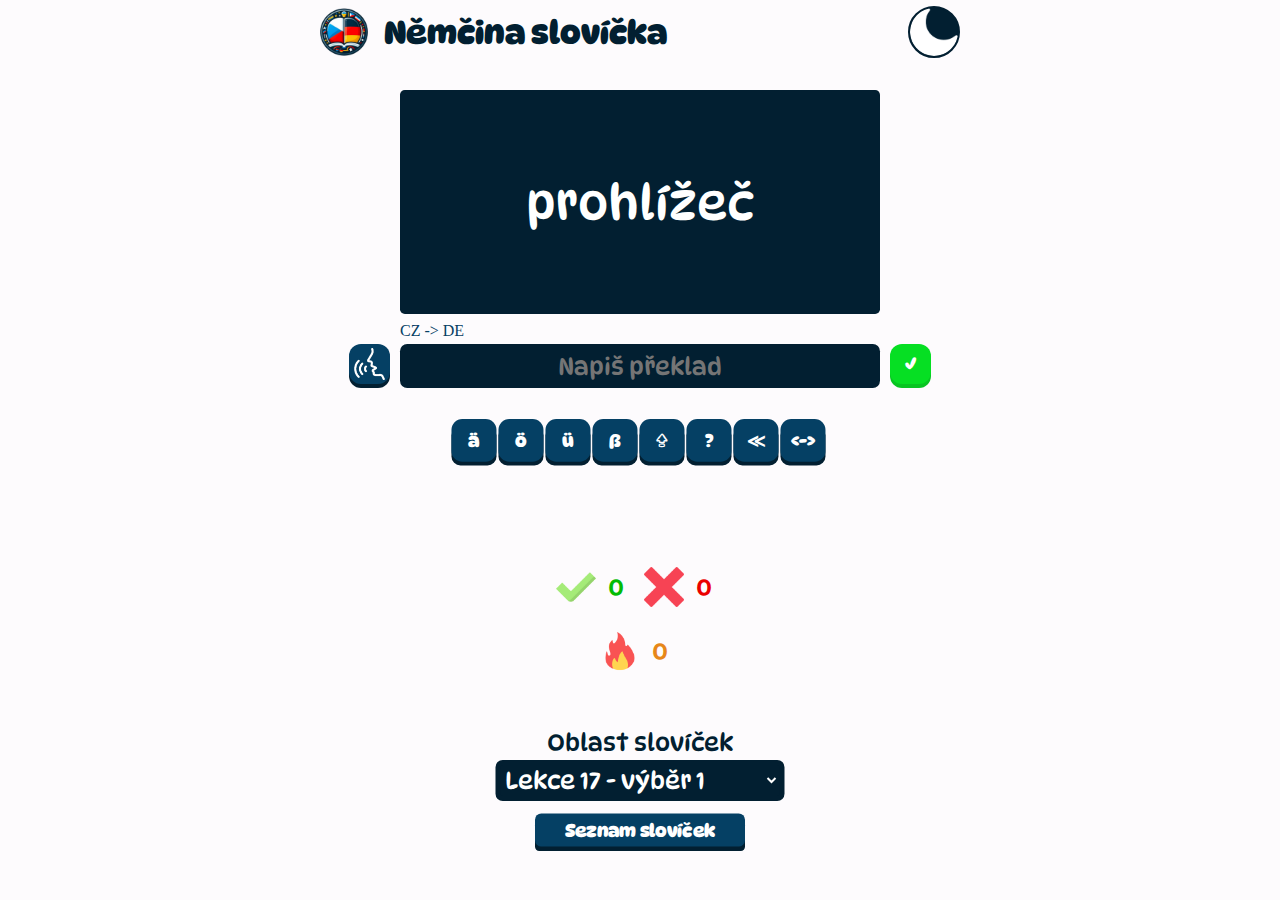
<file: default/default.html>
<!DOCTYPE html>
<html lang="cs">
<head>
    <meta charset="UTF-8">
    <meta name="viewport" content="width=device-width, initial-scale=1.0">
    <link rel="shortcut icon" type="x-icon" href="../images/WebsiteIcon_larger.png">
    <title>Němčina Slovíčka - Standart</title>
    <link rel="stylesheet" href="../nav.css">
    <link rel="stylesheet" href="default.css">
</head>
<body>
    <header>
        <nav>
            <div id="nav-logo">
                <img src="../images/WebsiteIcon_larger.png" alt="">
                <p id="nav-logo-text">Němčina slovíčka</p>
            </div>
            <img id="dark-mode" src="../images/moon.png" alt="">
        </nav>
    </header>

    <section id="main-section">
        <div id="display">
            <p id="display-word">vztah</p>
            <p id="repeat-word">Zopakovat slovo</p>
        </div>
        <div id="input">
            <input id="user-input" placeholder="Napiš překlad" type="text" spellcheck="false" autocomplete="off">
            <button id="submit-answer"></button>
            <button id="tts-button"></button>
            <p id="cur-lang-text">CZ -> DE</p>
        </div>
    </section>

    <section id="helper-section">
        <div id="buttons-holder">
            <button id="a-umlaut-button"></button>
            <button id="o-umlaut-button"></button>
            <button id="u-umlaut-button"></button>
            <button id="sharp-s-button"></button>
            <br>
            <button id="upper-case-button"></button>
            <button id="hint-button"></button>
            <button id="skip-correct-answer-button"></button>
            <button id="flip-words-button"></button>
        </div>
    </section>

    <section id="stats-section">
        <div id="correct-stat">
            <div>
                <img src="../images/Correct.png" alt="">
                <p id="correct">0</p>
            </div>
        </div>
        <div id="incorrect-stat">
            <div>
                <img src="../images/Incorrect.png" alt="">
                <p id="incorrect">0</p>
            </div>
        </div>
        <div id="streak-stat">
            <div>
                <img id="streak-img" src="../images/Streak.png" alt="">
                <p id="streak">0</p>
            </div>
        </div>
    </section>

    <section id="selection-section">
        <p id="words-range-header">Oblast slovíček</p>
        <select name="Oblast slovíček" id="words-range"></select>
        <img src="../images/Correct.png" id="all-words-seen-mark" alt="">
        <button id="words-list-button"></button>
    </section>

    <section id="words-list-preview">
        <h2 id="words-list-header">Seznam slovíček</h2>
        <div id="words-list-basic-data">
            <p id="basic-data"></p>
        </div>
        <div id="words-list-words"></div>
        <button id="words-list-button2"></button>
    </section>

    <script src="../loader/data_saver.js" type="module"></script>
    <script src="../loader/lection_loader.js" type="module"></script>
    <script src="default.js" type="module"></script>
    <script src="../loader/data_fixer.js" type="module"></script>
</body>
</html>
</file>
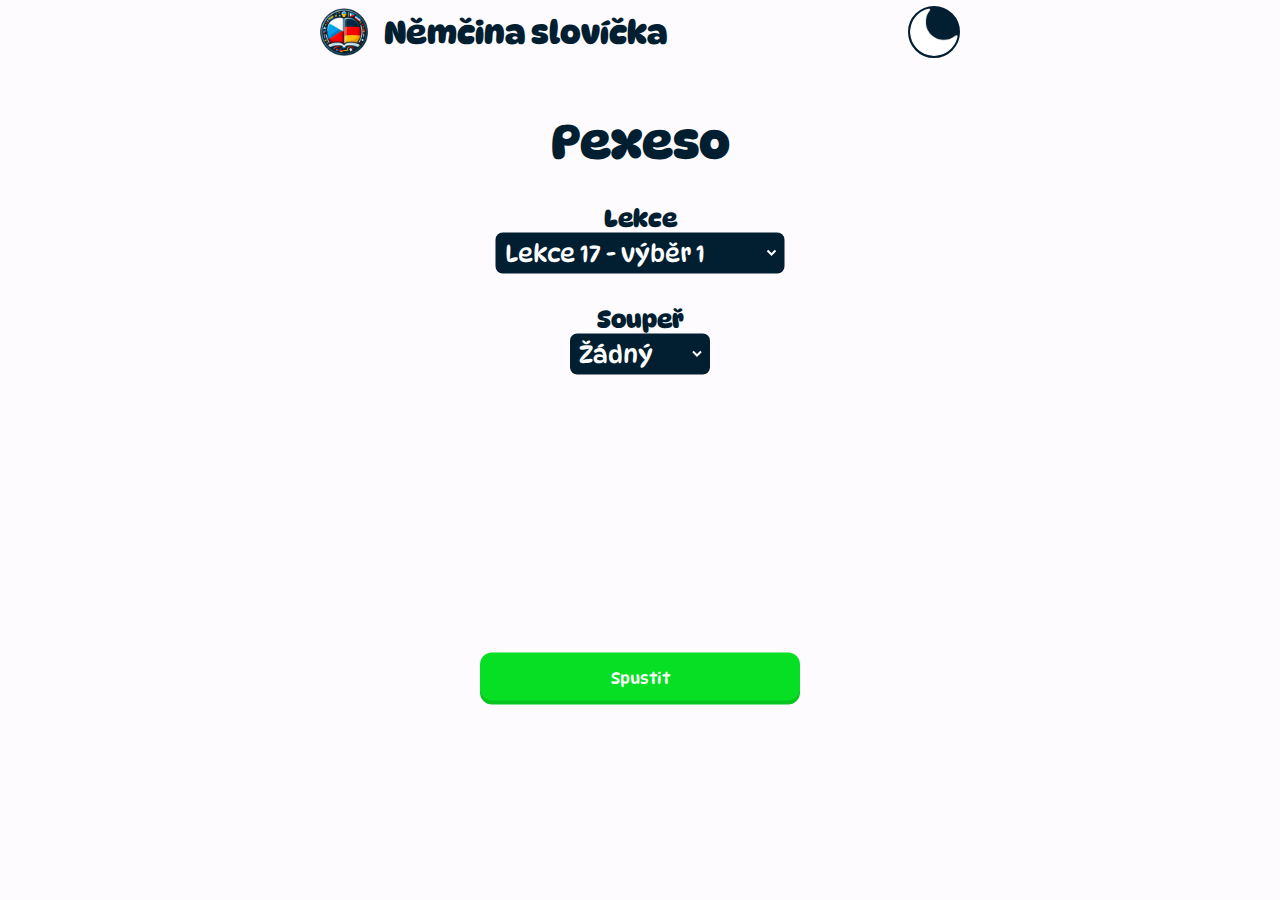
<file: pexeso/pexeso.html>
<!DOCTYPE html>
<html lang="cs">
<head>
    <meta charset="UTF-8">
    <meta name="viewport" content="width=device-width, initial-scale=1.0">
    <link rel="shortcut icon" type="x-icon" href="../images/WebsiteIcon_larger.png">
    <title>Němčina Slovíčka - Pexeso</title>
    <link rel="stylesheet" href="../nav.css">
    <link rel="stylesheet" href="pexeso.css">
</head>
<body>
    <header>
        <nav>
            <div id="nav-logo">
                <img src="../images/WebsiteIcon_larger.png" alt="">
                <p id="nav-logo-text">Němčina slovíčka</p>
            </div>
            <img id="dark-mode" src="../images/moon.png" alt="">
        </nav>
    </header>

    <section id="game">
        <div id="game-start">
            <h1 id="game-start-header">Pexeso</h1>
            <h2 id="pexeso-select-header">Lekce</h2>
            <select name="Lekce" id="pexeso-lection-select"></select>
            <h2 id="pexeso-type-header">Soupeř</h2>
            <select name="Type" id="pexeso-type-select">
                <option value="solo" selected>Žádný</option>
                <option value="computer">Počítač</option>
                <option value="local-multi">Místní 1v1</option>
            </select>
            <button id="start-button"></button>
        </div>
        <div id="game-content">
            <div id="cards"></div>
            <div id="cards-bottom-gap"></div>
        </div>
        <div id="game-score">
            <h1 id="game-score-header">Pexeso</h1>
            <h2 id="results-header">Výsledky</h2>
            <p id="final-game-time">Čas: 0:00</p>
            <p id="final-game-score">Skóre: 0:00</p>
            <button id="menu-button"></button>
        </div>
    </section>

    <div id="background-helper">
        <h1 id="background-helper-header">Pexeso</h1>
        <p id="game-time">Čas: 0:00</p>
        <p id="player-score">Skóre: 0</p>
        <p id="current-player">Na řadě: Hráč</p>
    </div>

    <script src="../structure/random.js" type="module"></script>
    <script src="../loader/lection_loader.js" type="module"></script>
    <script src="../structure/word.js" type="module"></script>
    <script src="pexeso.js" type="module"></script>
</body>
</html>
</file>
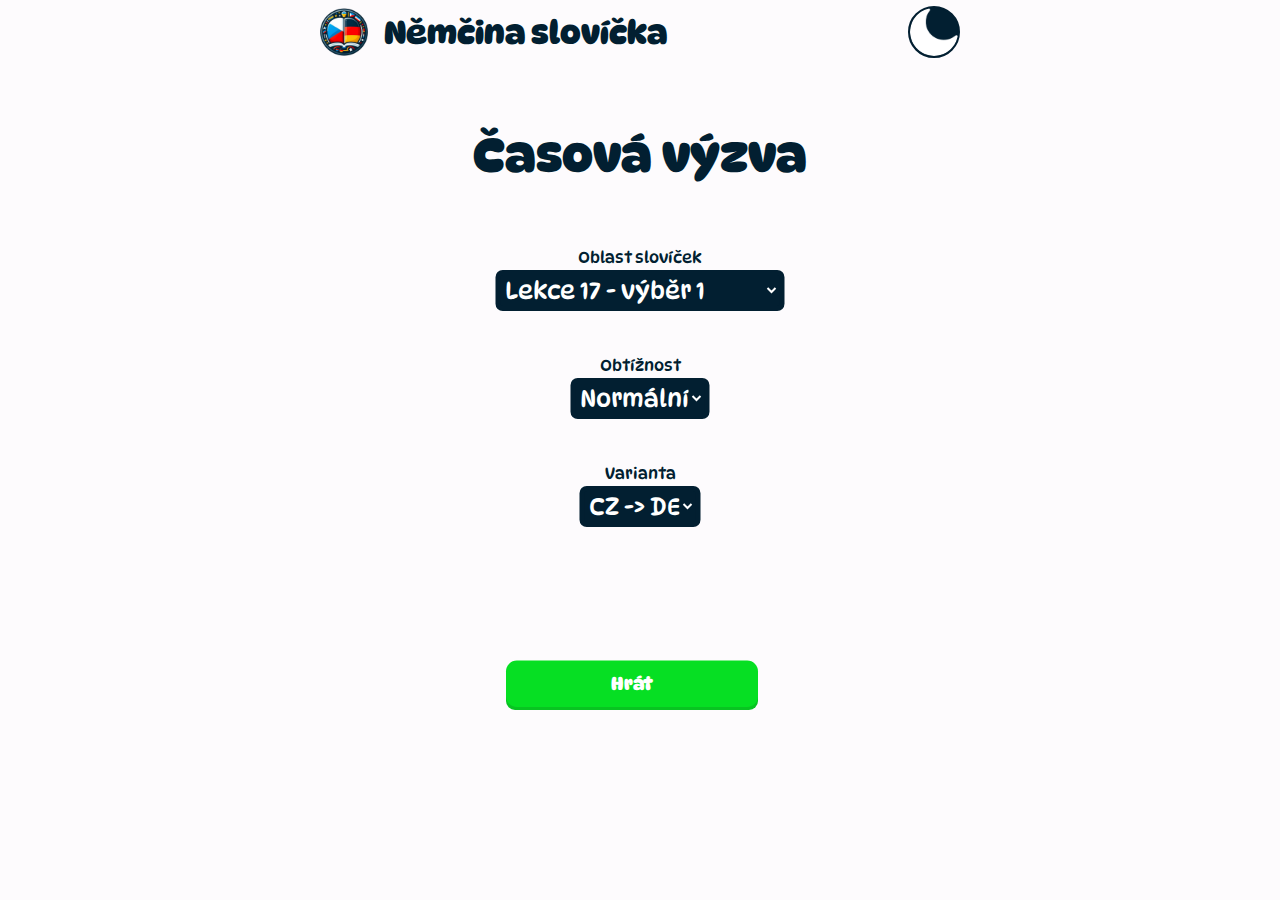
<file: time_challenge/time_challenge.html>
<!DOCTYPE html>
<html lang="cs">
<head>
    <meta charset="UTF-8">
    <meta name="viewport" content="width=device-width, initial-scale=1.0">
    <link rel="shortcut icon" type="x-icon" href="../images/WebsiteIcon_larger.png">
    <title>Němčina Slovíčka - Časová výzva</title>
    <link rel="stylesheet" href="../nav.css">
    <link rel="stylesheet" href="time_challenge.css">
</head>
<body>
    <header>
        <nav>
            <div id="nav-logo">
                <img src="../images/WebsiteIcon_larger.png" alt="">
                <p id="nav-logo-text">Němčina slovíčka</p>
            </div>
            <img id="dark-mode" src="../images/moon.png" alt="">
        </nav>
    </header>

    <section id="main-section">
        <div class="round-element">
            <p id="display-word">vzhled</p>
        </div>

        <div class="round-element">
            <input placeholder="Napiš překlad" type="text" spellcheck="false" autocomplete="off" id="user-input">
        </div>

        <div class="round-element" id="buttons-holder">
            <button id="a-umlaut-button"></button>
            <button id="o-umlaut-button"></button>
            <button id="u-umlaut-button"></button>
            <button id="sharp-s-button"></button>
            <button id="upper-case-button"></button>
        </div>

        <div class="round-element">
            <div id="time-bar"></div>
            <div id="time-bar-decor"></div>
        </div>

        <h1 class="menu-element" id="main-section-header">Časová výzva</h1>

        <p class="menu-element" id="words-range-header">Oblast slovíček</p>
        <select class="menu-element" name="Oblast slovíček" id="words-range"></select>

        <p class="menu-element" id="difficulty-range-header">Obtížnost</p>
        <select class="menu-element" name="Obtížnost" id="difficulty-range">
            <option value="easy">Snadná</option>
            <option value="normal" selected>Normální</option>
            <option value="hard">Těžká</option>
            <option value="insane">Šílená</option>
        </select>

        <p class="menu-element" id="variant-range-header">Varianta</p>
        <select class="menu-element" name="Varianta" id="variant-range"></select>

        <button class="menu-element" id="play-button"></button>

        <h1 class="result-element" id="result-header">Výsledky</h1>

        <p class="result-element" id="result">Počet zodpovězených slov: 5</p>

        <button class="result-element" id="back-button"></button>
    </section>

    <script src="time_challenge.js" type="module"></script>
</body>
</html>
</file>
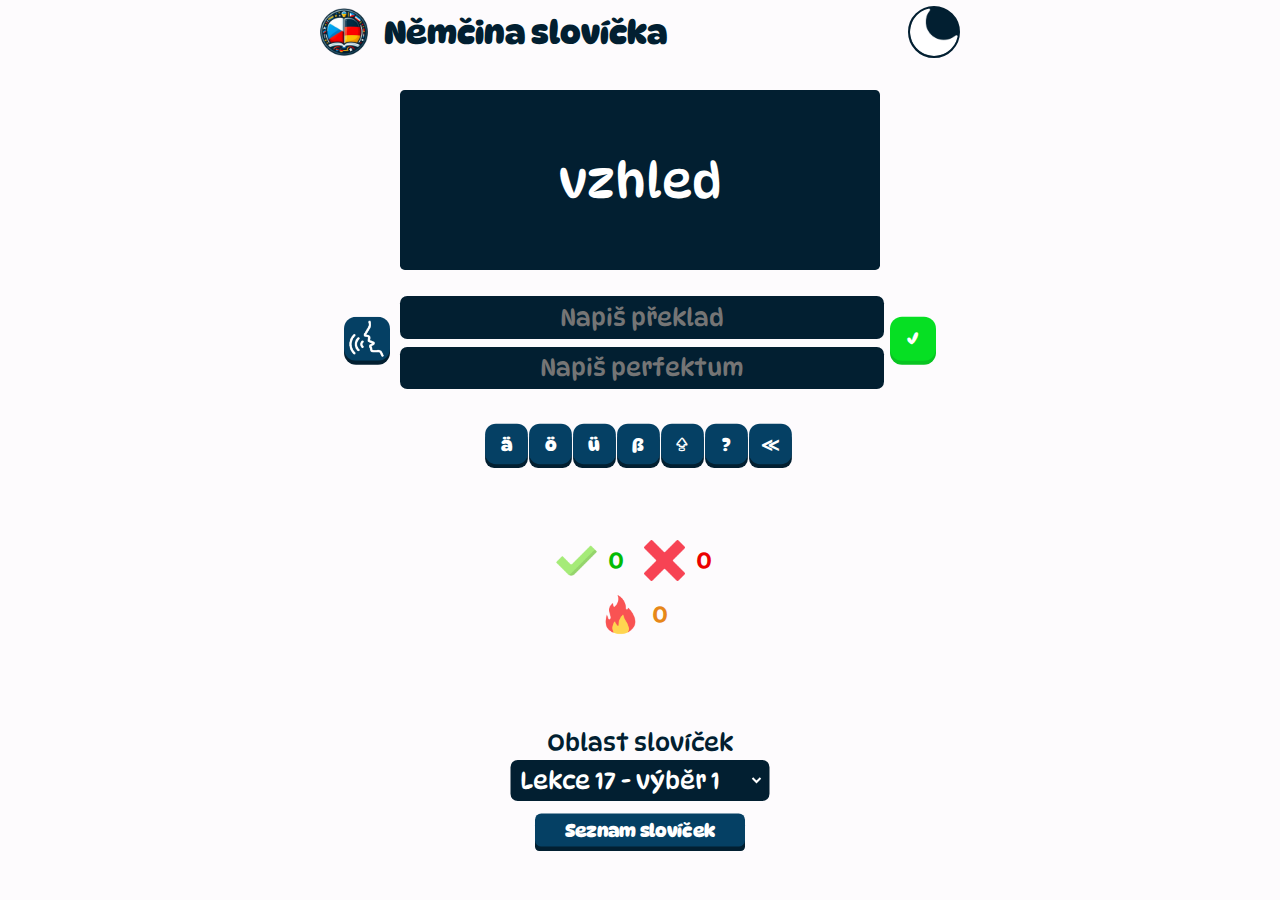
<file: verbs/verbs.html>
<!DOCTYPE html>
<html lang="cs">
<head>
    <meta charset="UTF-8">
    <meta name="viewport" content="width=device-width, initial-scale=1.0">
    <link rel="shortcut icon" type="x-icon" href="../images/WebsiteIcon_larger.png">
    <title>Němčina Slovíčka - Perfektum sloves</title>
    <link rel="stylesheet" href="../nav.css">
    <link rel="stylesheet" href="verbs.css">
</head>
<body>
    <header>
        <nav>
            <div id="nav-logo">
                <img src="../images/WebsiteIcon_larger.png" alt="">
                <p id="nav-logo-text">Němčina slovíčka</p>
            </div>
            <img id="dark-mode" src="../images/moon.png" alt="">
        </nav>
    </header>

    <section id="main-section">
        <div id="display-word-holder">
            <p id="display-word">vzhled</p>
            <p id="repeat-word">Zopakovat slovo</p>
        </div>
        <div id="input-holder">
            <input id="de-input" type="text" placeholder="Napiš překlad" type="text" spellcheck="false" autocomplete="off">
            <input id="perfekt-input" type="text" placeholder="Napiš perfektum" type="text" spellcheck="false" autocomplete="off">
            <button id="submit-answer"></button>
            <button id="tts-button"></button>
        </div>
    </section>

    <section id="helper-section">
        <div id="buttons-holder">
            <button id="a-umlaut-button"></button>
            <button id="o-umlaut-button"></button>
            <button id="u-umlaut-button"></button>
            <button id="sharp-s-button"></button>
            <br>
            <button id="upper-case-button"></button>
            <button id="hint-button"></button>
            <button id="skip-correct-answer-button"></button>
        </div>
    </section>

    <section id="stats-section">
        <div id="correct-stat">
            <div>
                <img src="../images/Correct.png" alt="">
                <p id="correct">0</p>
            </div>
        </div>
        <div id="incorrect-stat">
            <div>
                <img src="../images/Incorrect.png" alt="">
                <p id="incorrect">0</p>
            </div>
        </div>
        <div id="streak-stat">
            <div>
                <img id="streak-img" src="../images/Streak.png" alt="">
                <p id="streak">0</p>
            </div>
        </div>
    </section>

    <section id="selection-section">
        <p id="words-range-header">Oblast slovíček</p>
        <select name="Oblast slovíček" id="words-range"></select>
        <img src="../images/Correct.png" id="all-words-seen-mark" alt="">
        <button id="words-list-button"></button>
    </section>

    <section id="words-list-preview">
        <h2 id="words-list-header">Seznam slovíček</h2>
        <div id="words-list-basic-data">
            <p id="basic-data"></p>
        </div>
        <div id="words-list-words"></div>
        <button id="words-list-button2"></button>
    </section>

    <script src="../loader/data_saver.js" type="module"></script>
    <script src="../loader/lection_loader.js" type="module"></script>
    <script type="module" src="verbs.js"></script>
</body>
</html>
</file>
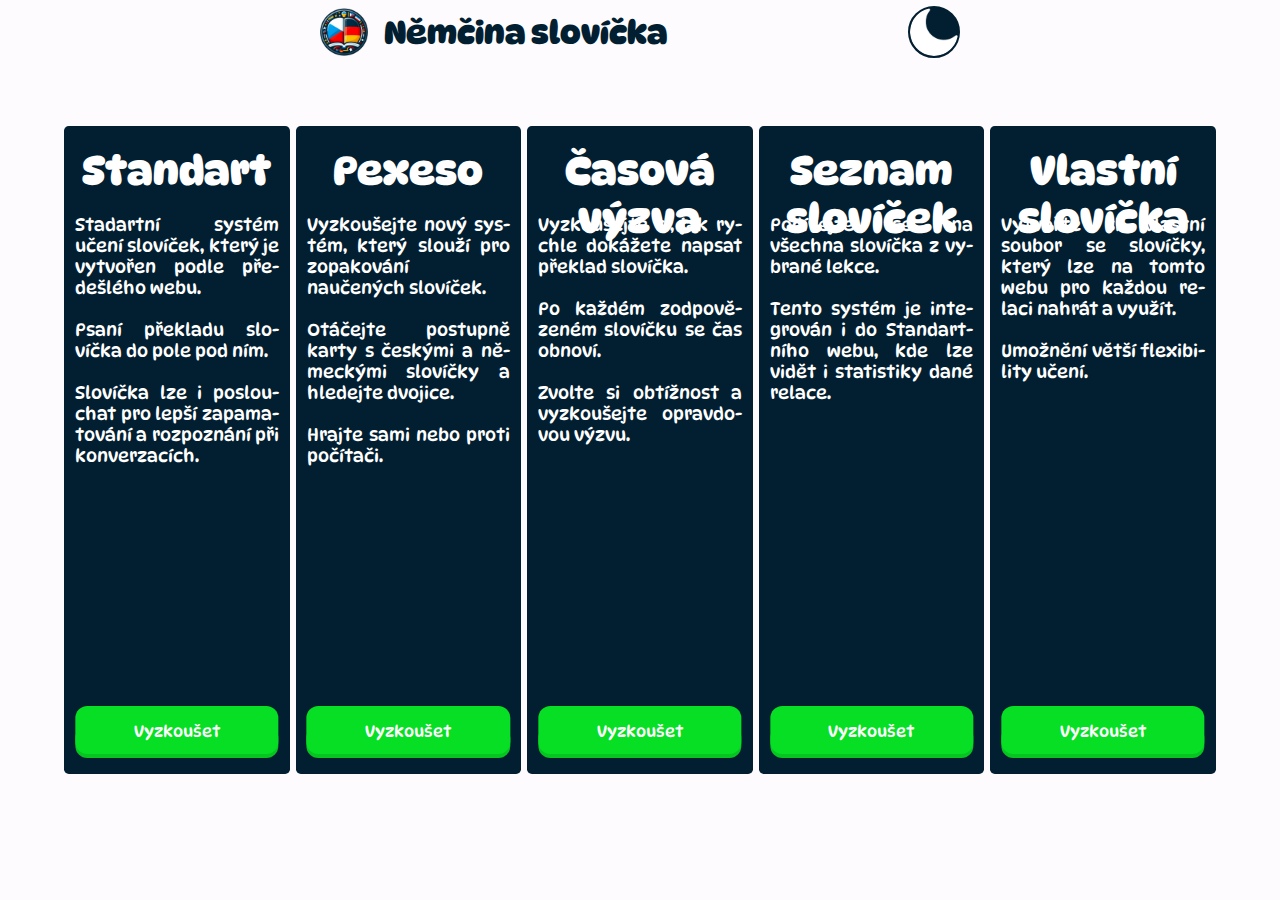
<file: web_links/web_links.html>
<!DOCTYPE html>
<html lang="cs">
<head>
    <meta charset="UTF-8">
    <meta name="viewport" content="width=device-width, initial-scale=1.0">
    <title>Němčina Slovíčka - Odkazy</title>
    <link rel="shortcut icon" type="x-icon" href="../images/WebsiteIcon_larger.png">
    <link rel="stylesheet" href="web_links.css">
    <link rel="stylesheet" href="../nav.css">
</head>
<body>
    <header>
        <nav>
            <div id="nav-logo">
                <img src="../images/WebsiteIcon_larger.png" alt="">
                <p id="nav-logo-text">Němčina slovíčka</p>
            </div>
            <img id="dark-mode" src="../images/moon.png" alt="">
        </nav>
    </header>

    <section id="links">
        <div id="standart-card">
            <h1 id="standart-card-header">Standart</h1>
            <p>Stadartní systém učení slovíček, který je vytvořen podle předešlého webu.
                <br>
                <br>
                Psaní překladu slovíčka do pole pod ním.
                <br>
                <br>
                Slovíčka lze i poslouchat pro lepší zapamatování a rozpoznání při konverzacích.
            </p>
            <button id="standart-button"></button>
        </div>
        <div id="pexeso-card">
            <h1 id="pexeso-card-header">Pexeso</h1>
            <p>Vyzkoušejte nový systém, který slouží pro zopakování naučených slovíček.
                <br>
                <br>
                Otáčejte postupně karty s českými a německými slovíčky a hledejte dvojice.
                <br>
                <br>
                Hrajte sami nebo proti počítači.
            </p>
            <button id="pexeso-button"></button>
        </div>
        <div id="time-challenge-card">
            <h1 id="time-challenge-card-header">Časová výzva</h1>
            <p>Vyzkoušejte si, jak rychle dokážete napsat překlad slovíčka.
                <br>
                <br>
                Po každém zodpovězeném slovíčku se čas obnoví.
                <br>
                <br>
                Zvolte si obtížnost a vyzkoušejte opravdovou výzvu.
            </p>
            <button id="time-challenge-button"></button>
        </div>
        <div id="words-list-card">
            <h1 id="words-list-card-header">Seznam slovíček</h1>
            <p>Podívejte se na všechna slovíčka z vybrané lekce.
                <br>
                <br>
                Tento systém je integrován i do Standartního webu, kde lze vidět i statistiky dané relace.
            </p>
            <button id="words-list-button"></button>
        </div>
        <div id="custome-words-card">
            <h1 id="custome-words-card-header">Vlastní slovíčka</h1>
            <p>Vytvořte si vlastní soubor se slovíčky, který lze na tomto webu pro každou relaci nahrát a využít.
                <br>
                <br>
                 Umožnění větší flexibility učení.
            </p>
            <button id="custome-words-button"></button>
        </div>
    </section>

    <script src="../loader/data_saver.js" type="module"></script>
    <script src="web_links.js" type="module"></script>
    <script src="../loader/data_fixer.js" type="module"></script>
</body>
</html>
</file>
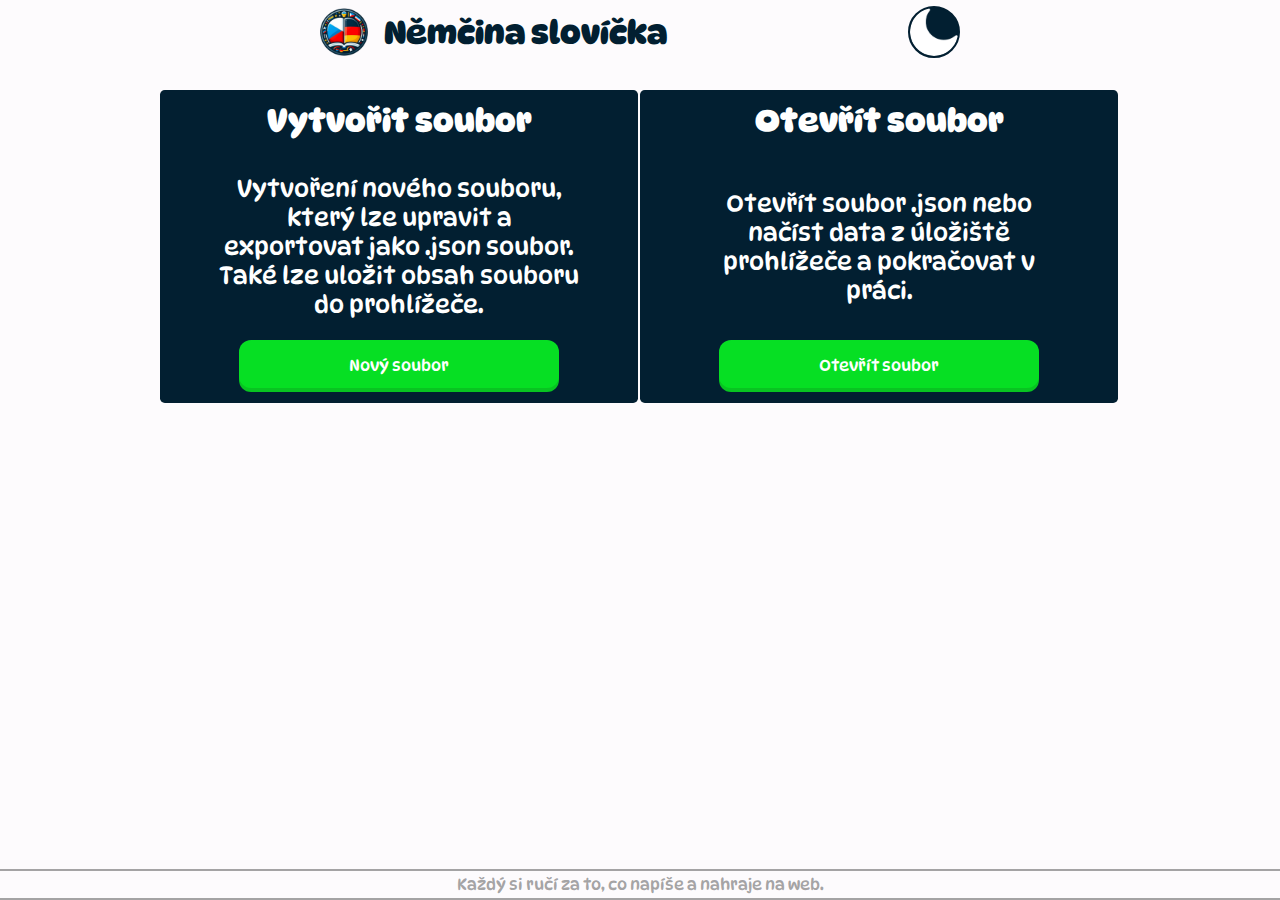
<file: words_creator/words_creator.html>
<!DOCTYPE html>
<html lang="cs">
<head>
    <meta charset="UTF-8">
    <meta name="viewport" content="width=device-width, initial-scale=1.0">
    <title>Němčina Slovíčka - Vlastní slovíčka</title>
    <link rel="shortcut icon" type="x-icon" href="../images/WebsiteIcon_larger.png">
    <link rel="stylesheet" href="../nav.css">
    <link rel="stylesheet" href="words_creator.css">
</head>
<body>
    <header>
        <nav>
            <div id="nav-logo">
                <img src="../images/WebsiteIcon_larger.png" alt="">
                <p id="nav-logo-text">Němčina slovíčka</p>
            </div>
            <img id="dark-mode" src="../images/moon.png" alt="">
        </nav>
    </header>

    <section id="word-constructor">
        <h1 id="word-constructor-header">Tvorba slovíček</h1>
        <div id="cz-word">
            <p>CZ:</p>
            <input id="cz-input" type="text">
        </div>
        <div id="de-word">
            <p>DE:</p>
            <input id="de-input" type="text">
        </div>
        <div id="priority">
            <p>PRIORITY:</p>
            <input id="priority-input" type="text" placeholder="1">
        </div>
        <button id="create-button"></button>
        <p id="word-constructor-info">Zjednodušení psaní
            <br>
            Alt + a -> ä
            <br>
            Alt + u -> ü
            <br>
            Alt + o -> ö
            <br>
            Alt + s -> ß
            <br>
        </p>
    </section>

    <section id="word-preview">
        <h1 id="word-preview-header">Vytvořená slovíčka</h1>
        <div id="file-words-preview"></div>
    </section>

    <section id="file-options">
        <button id="remove-file"></button>
        <button id="rename-file"></button>
        <button id="export-file"></button>
        <button id="close-file"></button>
    </section>

    <section id="file-opener">
        <div id="step-1">
            <div id="step-1-left">
                <h2>Vytvořit soubor</h2>
                <button id="new-file"></button>
                <p id="new-file-info">Vytvoření nového souboru, který lze upravit a exportovat jako .json soubor. Také lze uložit obsah souboru do prohlížeče.</p>
            </div>
            <div id="step-1-right">
                <h2>Otevřít soubor</h2>
                <button id="open-file"></button>
                <p id="open-file-info">Otevřít soubor .json nebo načíst data z úložiště prohlížeče a pokračovat v práci.</p>
            </div>
        </div>
        <div id="step-2-new">
            <h2 id="step-2-new-main-header">Vytvořit soubor</h2>
            <p id="step-2-new-header">Název souboru</p>
            <input id="step-2-new-file-name-input" type="text">
            <button id="create-new-file"></button>
        </div>
        <div id="step-2-chose">
            <div id="step-2-chose-left">
                <h2>Otevřít .json soubor</h2>
                <button id="json-import"></button>
                <p id="json-import-info">Otevřít .json soubor z disku.</p>
            </div>
            <div id="step-2-chose-right">
                <h2>Načíst z prohlížeče</h2>
                <button id="browser-import"></button>
                <p id="browser-import-info">Načíst data z úložiště prohlížeče.</p>
            </div>
        </div>
        <div id="step-2-open">
            <h2>Otevřít .json soubor</h2>
            <p id="step-2-open-header">Otevřít .json soubor</p>
            <input type="file" id="json-file-input" accept=".json">
            <button id="import-file"></button>
        </div>
        <div id="step-2-browser">
            <h2>Načíst z prohlížeče</h2>
            <p id="step-2-browser-header">Načíst data z prohlížeče</p>
            <select name="browser-data-import" id="browser-data"></select>
            <button id="load-data"></button>
        </div>
        <button id="home-return"></button>
    </section>

    <p id="terms-of-use">Každý si ručí za to, co napíše a nahraje na web.</p>

    <script src="../structure/word.js" type="module"></script>
    <script src="../loader/data_saver.js" type="module"></script>
    <script src="words_creator.js" type="module"></script>
    <script src="../loader/data_fixer.js" type="module"></script>
</body>
</html>
</file>
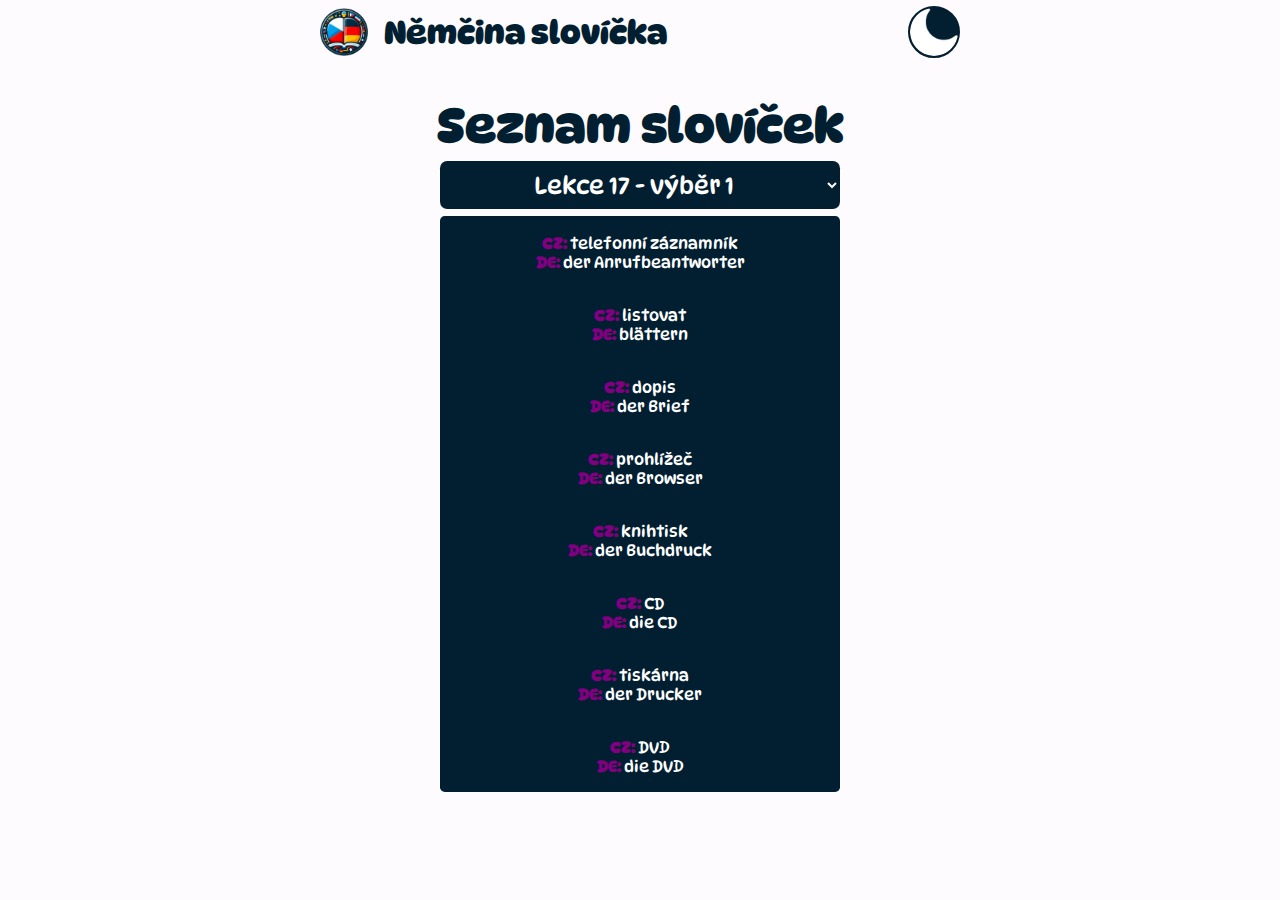
<file: words_list/words_list.html>
<!DOCTYPE html>
<html lang="cs">
<head>
    <meta charset="UTF-8">
    <meta name="viewport" content="width=device-width, initial-scale=1.0">
    <title>Němčina Slovíčka - Seznam slov</title>
    <link rel="shortcut icon" type="x-icon" href="../images/WebsiteIcon_larger.png">
    <link rel="stylesheet" href="words_list.css">
    <link rel="stylesheet" href="../nav.css">
</head>
<body>
    <header>
        <nav>
            <div id="nav-logo">
                <img src="../images/WebsiteIcon_larger.png" alt="">
                <p id="nav-logo-text">Němčina slovíčka</p>
            </div>
            <img id="dark-mode" src="../images/moon.png" alt="">
        </nav>
    </header>

    <section id="words-list-preview">
        <h2 id="words-list-header">Seznam slovíček</h2>
        <div id="words-list-basic-data">
            <select name="Lections" id="basic-data"></select>
        </div>
        <div id="words-list-words"></div>
    </section>

    <script src="../loader/data_saver.js" type="module"></script>
    <script src="../loader/lection_loader.js" type="module"></script>
    <script src="words_list.js" type="module"></script>
</body>
</html>
</file>
<file: nav.css>
@import url('https://fonts.googleapis.com/css2?family=DynaPuff:wght@400..700&display=swap');

nav {
    height: 3em;
    position: fixed;
    margin-top: 0.0em;
    z-index: 5;
    background-color: #FDFBFD;
    width: 100%;
    padding-top: 1em;
}

#nav-logo {
    cursor: pointer;
    width: 20em;
    margin-left: 25%;
    height: calc(100% - 0.5em);
    margin-top: -0.5em;
}
#nav-logo p {
    display: inline;
    font-size: 2rem;
    position: absolute;
    top: 50%;
    translate: 0 -50%;
    color: #021F31;
    font-weight: bold;
    font-family: "DynaPuff";
    width: 10em;
}
#nav-logo img {
    height: 3em;
    margin-right: 1em;
}

#dark-mode {
    height: 3rem;
    position: absolute;
    cursor: pointer;
    margin-right: 25%;
    right: 0;
    top: 50%;
    translate: 0 -50%;
    background-color: #021F31;
    border-radius: 100%;
    border: 2px solid #021F31;
}

@media (width < 800px) {
    #nav-logo {
        margin-left: 0.1em;
    }
    #nav-logo p {
        font-size: 1.5rem;
        left: 50%;
        translate: -50% -50%;
        text-align: center;
    }
    #dark-mode {
        margin-right: 0.1em;
    }
}
</file>
<file: default/default.css>
@import url('https://fonts.googleapis.com/css2?family=DynaPuff:wght@400..700&display=swap');

* {
    margin: 0;
    user-select: none;
    -moz-user-select: none;
    -webkit-user-drag: none;
    -webkit-user-select: none;
}

body {
    background-color: #FDFBFD;
    overflow-x: hidden;
}

#main-section {
    position: absolute;
    width: 90%;
    height: 20em;
    left: 50%;
    top: 10%;
    translate: -50%;
}
#display {
    width: 30em;
    position: absolute;
    left: 50%;
    top: 0;
    height: 70%;
    background-color: #021F31;
    border-radius: 0.3em;
    translate: -50%;
}
#input {
    width: 30em;
    height: 27.5%;
    bottom: 0;
    position: absolute;
    left: 50%;
    translate: -50%;
}
#display-word {
    font-size: 3rem;
    color: white;
    width: 100%;
    height: 100%;
    display: flex;
    justify-content: center;
    align-items: center;
    text-align: center;
    font-family: "DynaPuff";
}
#repeat-word {
    position: absolute;
    font-size: 3rem;
    color: white;
    width: 100%;
    height: 100%;
    display: flex;
    justify-content: center;
    align-items: center;
    top: 0;
    cursor: pointer;
    font-family: "DynaPuff";
}
#user-input {
    position: absolute;
    width: 100%;
    outline: none;
    border: none;
    background-color: #021F31;
    border-radius: 0.3em;
    height: 50%;
    top: 50%;
    left: 0;
    translate: 0 -50%;
    box-sizing: border-box;
    color: white;
    font-size: 1.5rem;
    text-align: center;
    font-family: "DynaPuff";
}

#submit-answer, #tts-button {
    position: absolute;
    aspect-ratio: 1.15/1;
    translate: 0 -50%;
    top: calc(50% + 0.25em);
    height: calc(50% - 0.5em);
    cursor: pointer;
    border-radius: 0.75em;
    border: none;
    background-color: rgb(8, 196, 33);
    font-size: 1rem;
    z-index: 1;
    transition: filter 0.3s, scale 0.3s;
}
#submit-answer::before, #tts-button::before {
    content: var(--before-content, "✓");
    width: 100%;
    height: 110%;
    background-color: rgb(6, 223, 35);
    display: inline-block;
    position: absolute;
    left: 0;
    top: -0.5em;
    z-index: 0;
    font-family: "DynaPuff";
    color: white;
    border-radius: 0.75em;
    text-align: center;
    display: flex;
    justify-content: center;
    align-items: center;
    font-weight: bold;
}
#submit-answer:hover, #tts-button:hover {
    filter: brightness(1.1);
    scale: 1.02;
}

#submit-answer {
    left: 102%;
}
#tts-button {
    right: 102%;
    background-color: #021F31;
}
#tts-button::before {
    content: " ";
    background-image: var(--before-image, url("../images/VoiceIcon.png"));
    background-size: 80% 80%;
    background-repeat: no-repeat;
    background-position: center;
    background-color: #054064;
}

#helper-section {
    position: absolute;
    width: 40%;
    height: 10em;
    left: 50%;
    top: 45%;
    translate: -50%;
}
#buttons-holder {
    position: absolute;
    width: 75%;
    height: 75%;
    top: 12.5%;
    left: 50%;
    translate: -50%;
    display: flex;
    justify-content: center;
    align-items: flex-start;
    flex-wrap: wrap;
    row-gap: 0;
}
#buttons-holder button {
    position: relative;
    aspect-ratio: 1.15/1;
    height: calc(50% - 0.5em);
    cursor: pointer;
    border-radius: 0.75em;
    border: none;
    background-color: #021F31;
    font-size: 1rem;
    z-index: 1;
    transition: filter 0.3s, scale 0.3s;
    scale: 0.75;
    margin: -0.3em;
    margin-left: -0.5em;
}
#buttons-holder button::before {
    width: 100%;
    height: 110%;
    background-color: #054064;
    display: inline-block;
    position: absolute;
    left: 0;
    top: -0.41em;
    z-index: 0;
    font-family: "DynaPuff";
    color: white;
    border-radius: 0.6em;
    text-align: center;
    display: flex;
    justify-content: center;
    align-items: center;
    font-weight: bold;
    font-size: 1.5rem;
}
#buttons-holder button:hover {
    filter: brightness(1.2);
    scale: 0.77;
}
#a-umlaut-button::before {
    content: var(--before-a, "ä");
}
#o-umlaut-button::before {
    content: var(--before-o, "ö");
}
#u-umlaut-button::before {
    content: var(--before-u, "ü");
}
#sharp-s-button::before {
    content: "ß";
}
#upper-case-button::before {
    content: "⇪";
}
#skip-correct-answer-button::before {
    content: var(--before-skip, "≪");
}
#hint-button::before {
    content: "?";
}
#flip-words-button::before {
    content: "<->";
}

#stats-section {
    position: absolute;
    width: 40%;
    height: 10em;
    left: 50%;
    top: 63%;
    translate: -50%;
}
#stats-section > div {
    width: 5em;
    height: 25%;
    position: absolute;
}
#stats-section img {
    height: 100%;
    aspect-ratio: 1/1;
    position: absolute;
    left: 0;
}
#stats-section p {
    height: 100%;
    aspect-ratio: 1/1;
    position: absolute;
    right: 0;
    display: flex;
    justify-content: center;
    align-items: center;
    font-family: "DynaPuff";
    font-size: 1.5rem;
}
#correct-stat {
    left: 50%;
    translate: -105%;
}
#incorrect-stat {
    left: 50%;
    translate: 5%;
}
#streak-stat {
    left: 50%;
    translate: -50%;
    top: 40%;
}
#correct {
    color: rgb(4, 187, 4);
}
#incorrect {
    color: rgb(235, 0, 0);
}
#streak {
    color: rgb(231, 135, 25);
}

#selection-section {
    position: absolute;
    width: 90%;
    height: 10em;
    left: 50%;
    top: 80%;
    translate: -50%;
}
#words-range {
    border: #021F31 5px solid;
    border-radius: 0.3em;
    font-size: 1.5rem;
    position: absolute;
    left: 50%;
    translate: -50%;
    font-family: "DynaPuff";
    outline: none;
    top: 25%;
    cursor: pointer;
    background-color: #021F31;
    color: white;
}
#words-range option {
    font-size: 1.5rem;
    color: white;
}
#selection-section p {
    font-size: 1.5rem;
    font-family: "DynaPuff";
    color: #021F31;
    position: absolute;
    left: 50%;
    translate: -50%;
    top: 5%;
}
#words-range::-webkit-scrollbar {
    width: 5px;
}
#words-range::-webkit-scrollbar-track {
    background-color: transparent;
    border-radius: 10px;
}
#words-range::-webkit-scrollbar-thumb {
    background-color: white;
    border-radius: 10px;
}
#all-words-seen-mark {
    position: absolute;
    top: 26.5%;
    height: 2em;
    left: 68%;
}
#words-list-button, #words-list-button2 {
    position: absolute;
    height: 5em;
    width: 35em;
    cursor: pointer;
    border-radius: 0.7em;
    border: none;
    background-color: #021F31;
    font-size: 0.5rem;
    z-index: 1;
    transition: filter 0.3s, scale 0.3s;
    scale: 0.75;
    left: 50%;
    translate: -50%;
    top: 60%;
}
#words-list-button::before, #words-list-button2::before {
    content: "Seznam slovíček";
    width: 100%;
    height: 110%;
    background-color: #054064;
    display: inline-block;
    position: absolute;
    left: 0;
    top: -0.41em;
    z-index: 0;
    font-family: "DynaPuff";
    color: white;
    border-radius: 0.35em;
    text-align: center;
    display: flex;
    justify-content: center;
    align-items: center;
    font-weight: bold;
    font-size: 1.5rem;
}
#words-list-button:hover, #words-list-button2:hover {
    filter: brightness(1.2);
    scale: 0.77;
}

#words-list-preview {
    width: 90%;
    height: 80%;
    top: 10%;
    left: 50%;
    translate: -50%;
    position: absolute;
}
#words-list-preview h2 {
    font-size: 3rem;
    font-family: "DynaPuff";
    color: #021F31;
    position: absolute;
    left: 50%;
    translate: -50%;
    top: 1%;
}
#words-list-basic-data {
    width: 25em;
    height: 3rem;
    position: absolute;
    top: calc(1% + 4rem);
    left: 50%;
    translate: -50%;
}
#words-list-basic-data p {
    width: 100%;
    height: 100%;
    display: flex;
    justify-content: center;
    align-items: center;
    text-align: center;
    font-size: 1.5rem;
    font-family: "DynaPuff";
    color: #021F31;
    background-color: #021F31;
    border-radius: 0.3em;
}
#words-list-words {
    width: 25em;
    height: 36em;
    position: absolute;
    top: 17.5%;
    left: 50%;
    translate: -50%;
    overflow-y: auto;
    background-color: #021F31;
    border-radius: 0.3em;
    text-align: center;
}
#words-list-words::-webkit-scrollbar {
    width: 5px;
}
#words-list-words::-webkit-scrollbar-track {
    background-color: #021F31;
    border-radius: 10px;
}
#words-list-words::-webkit-scrollbar-thumb {
    background-color: white;
    border-radius: 10px;
  }
#words-list-words div {
    padding-bottom: 1em;
}
#words-list-words span {
    font-family: "DynaPuff";
}
#words-list-button2::before {
    content: "Zpátky";
}
#words-list-button2 {
    top: 100.1%;
}

@media (width < 800px) {
    #display, #input, #helper-section, #stats-section {
        width: 80%;
    }
    #display-word, #repeat-word {
        font-size: 1.5rem;
    }
    #selection-section p {
        font-size: 1rem;
    }
    #display {
        height: 50%;
    }
    #input {
        bottom: 25%;
    }
    #helper-section {
        top: 42%;
    }
    #words-list-button2 {
        top: 101%;
    }
    #words-list-preview h2 {
        font-size: 2rem;
        width: 100%;
        text-align: center;
    }
    #words-list-basic-data {
        width: 85%;
        height: 2.5rem;
    }
    #words-list-words {
        width: 85%;
        top: 25%;
        height: 70%;
    }
    #all-words-seen-mark {
        left: auto;
        right: 0%;
    }
}
</file>
<file: pexeso/pexeso.css>
@import url('https://fonts.googleapis.com/css2?family=DynaPuff:wght@400..700&display=swap');

:root {
    --scrollbar-color: white;
}

* {
    margin: 0;
    user-select: none;
    -moz-user-select: none;
    -webkit-user-drag: none;
    -webkit-user-select: none;
}

body {
    background-color: #FDFBFD;
    overflow-x: hidden;
}
body::-webkit-scrollbar {
    width: 5px;
}
body::-webkit-scrollbar-track {
    background-color: transparent;
    border-radius: 10px;
}
body::-webkit-scrollbar-thumb {
    background-color: var(--scrollbar-color);
    border-radius: 10px;
}

/* Game */
#game {
    height: 75vh;
    width: 75vw;
    position: absolute;
    left: 50%;
    top: 50%;
    translate: -50% -50%;
}

#game h1 {
    font-size: 3rem;
    font-family: "DynaPuff";
    color: #021F31;
    position: absolute;
    left: 50%;
    translate: -50%;
}
#game h2 {
    font-size: 1.5rem;
    font-family: "DynaPuff";
    color: #021F31;
    position: absolute;
    left: 50%;
    translate: -50%;
}

#pexeso-select-header {
    top: 3.8em;
}
#pexeso-lection-select, #pexeso-type-select {
    border: #021F31 5px solid;
    border-radius: 0.3em;
    font-size: 1.5rem;
    position: absolute;
    left: 50%;
    translate: -50%;
    font-family: "DynaPuff";
    cursor: pointer;
    background-color: #021F31;
    color: white;
    outline: none;
}
#pexeso-lection-select::-webkit-scrollbar, #pexeso-type-select::-webkit-scrollbar {
    width: 5px;
}
#pexeso-lection-select::-webkit-scrollbar-track, #pexeso-type-select::-webkit-scrollbar-track {
    background-color: #021F31;
    border-radius: 10px;
}
#pexeso-lection-select::-webkit-scrollbar-thumb, #pexeso-type-select::-webkit-scrollbar-thumb {
    background-color: white;
    border-radius: 10px;
}
#pexeso-lection-select option, #pexeso-type-select option {
    font-size: 1.5rem;
    color: white;
}
#pexeso-lection-select {
    top: 5em;
}

#pexeso-type-header {
    top: 8em;
}
#pexeso-type-select {
    top: 9.2em;
}

#pexeso-size-header {
    top: 12.2em;
}
#pexeso-size-input {
    position: absolute;
    left: 50%;
    translate: -50%;
    top: 13.4em;
    outline: none;
    border: none;
    color: white;
    background-color: #021F31;
    font-family: "DynaPuff";
    font-size: 1.5rem;
    width: 5em;
    border-radius: 0.3em;
    text-align: center;
}

#start-button, #menu-button {
    padding: 1em 2em;
    width: 20em;
    position: relative;
    left: 50%;
    translate: -50%;
    top: 35em;
    cursor: pointer;
    border-radius: 0.75em;
    border: none;
    background-color: rgb(8, 196, 33);
    font-size: 1rem;
    z-index: 1;
    transition: filter 0.3s, scale 0.3s;
}
#start-button::before, #menu-button::before {
    content: "Spustit";
    width: 20em;
    height: 2em;
    background-color: rgb(6, 223, 35);
    display: inline-block;
    position: absolute;
    left: 0;
    top: -1.25em;
    z-index: 0;
    font-family: "DynaPuff";
    color: white;
    border-radius: 0.75em;
    text-align: center;
    padding-top: 1em;
}
#start-button:hover, #menu-button:hover {
    filter: brightness(1.1);
    scale: 1.02;
}

#cards {
    width: 95%;
    position: absolute;
    left: 2.5%;
    height: 80%;
    top: 15%;
    display: flex;
    flex-direction: row;
    flex-wrap: wrap;
    justify-content: center;
    align-content: start;
}
.card {
    width: 8em;
    height: 8em;
    margin: 0.25em;
    background-color: #021F31;
    border-radius: 0.3em;
    position: relative;
    cursor: pointer;
}
.card p {
    color: white;
    font-family: "DynaPuff";
    position: absolute;
    width: 100%;
    height: 100%;
    display: flex;
    text-align: center;
    justify-content: center;
    align-items: center;
    visibility: hidden;
    font-size: 0.8rem;
}
.card img {
    position: absolute;
    left: 50%;
    top: 50%;
    translate: -50% -50%;
    width: 50%;
    height: 50%;
}

@keyframes rotate {
    0% {
        transform: rotateY(0);
    }
    100% {
        transform: rotateY(180deg);
    }
}

#game-time {
    position: absolute;
    left: 2.5%;
    bottom: 0.1em;
    font-family: "DynaPuff";
    font-size: 1.75rem;
}
#player-score {
    position: absolute;
    right: 2.5%;
    bottom: 0.1em;
    font-family: "DynaPuff";
    font-size: 1.75rem;
}
#current-player {
    position: absolute;
    left: 50%;
    translate: -50%;
    bottom: 0.1em;
    font-family: "DynaPuff";
    font-size: 1.75rem;
    z-index: 10;
    border: none;
    z-index: 5;
}
#game-content h1 {
    top: 0em;
}
#background-helper {
    background-color: #FDFBFD;
    width: 75vw;
    height: 23.5%;
    position: fixed;
    left: 50%;
    translate: -50%;
    top: 0;
    z-index: 0;
}
#background-helper h1 {
    font-size: 3rem;
    font-family: "DynaPuff";
    color: #021F31;
    position: absolute;
    left: 50%;
    translate: -50%;
    top: 2.4em;
}

@keyframes player-change {
    0% {
        opacity: 0;
    }
    100% {
        opacity: 1;
    }
}

#results-header {
    top: 7em;
}
#final-game-time {
    position: absolute;
    left: 50%;
    translate: -50%;
    top: 8em;
    font-family: "DynaPuff";
    font-size: 1.75rem;
}
#final-game-score {
    position: absolute;
    left: 50%;
    translate: -50%;
    top: 9em;
    font-family: "DynaPuff";
    font-size: 1.75rem;
}
#menu-button {
    top: 33em;
}
#menu-button::before {
    content: "Menu";
}

@media (width < 800px) {
    #game {
        width: 95%;
    }
    #current-player {
        top: 2.5em;
        height: 1em;
        width: 10em;
        display: flex;
        justify-content: center;
        align-items: center;
    }
    #game-time {
        left: -5%;
    }
    #player-score {
        right: -5%;
    }
    #cards {
        overflow-y: auto;
        width: 95%;
    }
    .card {
        width: 5em;
        height: 5em;
    }
    #background-helper-header {
        visibility: hidden;
    }
    #current-player, #game-time, #player-score {
        font-size: 1rem;
    }
    #final-game-time, #final-game-score {
        font-size: 1rem;
    }
    #final-game-time {
        top: 40%;
    }
    #final-game-score {
        top: 45%;
    }
    #pexeso-size-header {
        text-align: center;
        width: 100%;
    }
}
</file>
<file: time_challenge/time_challenge.css>
@import url('https://fonts.googleapis.com/css2?family=DynaPuff:wght@400..700&display=swap');

* {
    margin: 0;
    user-select: none;
    -moz-user-select: none;
    -webkit-user-drag: none;
    -webkit-user-select: none;
}

body {
    background-color: #FDFBFD;
    overflow-x: hidden;
}

#main-section {
    width: 75%;
    height: 80%;
    top: 10%;
    position: absolute;
    left: 12.5%;
}
#main-section > div {
    width: 700px;
    left: 50%;
    translate: -50%;
    position: absolute;
}
#main-section > div:first-child {
    top: 10%;
    height: 20%;
}
#main-section > div:nth-child(2) {
    top: 35%;
    height: 10%;
}
#main-section > div:nth-child(3) {
    top: 50%;
    height: 10%;
}
#main-section > div:nth-child(4) {
    top: 2.5%;
    height: 5%;
}
#time-bar {
    position: absolute;
    left: 10%;
    height: 90%;
    top: 5%;
    width: 80%;
    background-color: white;
    border-radius: 15px;
}
#time-bar-decor {
    position: absolute;
    left: 10%;
    height: 90%;
    top: 5%;
    width: 80%;
    background-color: transparent;
    outline: #021F31 2px solid;
    border-radius: 15px;
}
#display-word {
    width: 80%;
    left: 10%;
    height: 100%;
    display: flex;
    align-items: center;
    justify-content: center;
    font-size: 3rem;
    color: white;
    font-family: "DynaPuff";
    text-align: center;
    background-color: #021F31;
    position: absolute;
    border-radius: 10px;
}
#user-input {
    width: 80%;
    position: absolute;
    left: 10%;
    top: 50%;
    translate: 0 -50%;
    height: 40%;
    color: white;
    font-size: 1.5rem;
    text-align: center;
    font-family: "DynaPuff";
    outline: none;
    border: none;
    background-color: #021F31;
    border-radius: 0.3em;
}

#main-section-header, #result-header {
    color: white;
    font-family: "DynaPuff";
    font-size: 3rem;
    position: absolute;
    left: 50%;
    translate: -50%;
    top: 5%;
}
#result {
    font-family: "DynaPuff";
    color: white;
    font-size: 2rem;
    position: absolute;
    left: 50%;
    translate: -50%;
    top: 20%;
    text-align: center;
}

#words-range, #difficulty-range, #variant-range {
    border: #021F31 5px solid;
    border-radius: 0.3em;
    font-size: 1.5rem;
    position: absolute;
    left: 50%;
    translate: -50%;
    font-family: "DynaPuff";
    outline: none;
    top: 25%;
    cursor: pointer;
    background-color: #021F31;
    color: white;
}
#words-range option, #difficulty-range option, #variant-range option {
    font-size: 1.5rem;
    color: white;
}
#words-range::-webkit-scrollbar, #difficulty-range::-webkit-scrollbar, #variant-range::-webkit-scrollbar {
    width: 5px;
}
#words-range::-webkit-scrollbar-track, #difficulty-range::-webkit-scrollbar-track, #variant-range::-webkit-scrollbar-track {
    background-color: transparent;
    border-radius: 10px;
}
#words-range::-webkit-scrollbar-thumb, #difficulty-range::-webkit-scrollbar-thumb, #variant-range::-webkit-scrollbar-thumb {
    background-color: white;
    border-radius: 10px;
}
#words-range-header, #difficulty-range-header, #variant-range-header {
    position: absolute;
    color: white;
    font-family: "DynaPuff";
    left: 50%;
    top: 25%;
    translate: -50% -115%;
}
#difficulty-range-header {
    top: 40%;
}
#difficulty-range {
    top: 40%;
}
#variant-range-header {
    top: 55%;
}
#variant-range {
    top: 55%;
}


#play-button, #back-button {
    position: absolute;
    aspect-ratio: 6/1;
    height: 3.5em;
    cursor: pointer;
    border-radius: 0.75em;
    border: none;
    background-color: rgb(8, 196, 33);
    font-size: 1rem;
    z-index: 1;
    transition: filter 0.3s, scale 0.3s;
    scale: 0.75;
    margin: -0.3em;
    margin-left: -0.5em;
    left: 50%;
    translate: -50%;
    top: 80%;
}
#play-button::before, #back-button::before {
    width: 100%;
    height: 110%;
    background-color: rgb(6, 223, 35);
    display: inline-block;
    position: absolute;
    left: 0;
    top: -0.41em;
    z-index: 0;
    font-family: "DynaPuff";
    color: white;
    border-radius: 0.6em;
    text-align: center;
    display: flex;
    justify-content: center;
    align-items: center;
    font-weight: bold;
    font-size: 1.5rem;
}
#play-button::before {
    content: "Hrát";
}
#back-button::before {
    content: "Menu";
}
#play-button:hover, #back-button:hover {
    filter: brightness(1.2);
    scale: 0.77;
}

#buttons-holder {
    justify-content: center;
    align-items: center;
    flex-wrap: wrap;
    gap: 5px;
    display: flex;
}
#buttons-holder button {
    position: relative;
    aspect-ratio: 1.15/1;
    height: calc(75% - 0.5em);
    cursor: pointer;
    border-radius: 0.75em;
    border: none;
    background-color: #021F31;
    font-size: 1rem;
    z-index: 1;
    transition: filter 0.3s, scale 0.3s;
    scale: 0.75;
    margin: -0.3em;
    margin-left: -0.5em;
}
#buttons-holder button::before {
    width: 100%;
    height: 110%;
    background-color: #054064;
    display: inline-block;
    position: absolute;
    left: 0;
    top: -0.41em;
    z-index: 0;
    font-family: "DynaPuff";
    color: white;
    border-radius: 0.6em;
    text-align: center;
    display: flex;
    justify-content: center;
    align-items: center;
    font-weight: bold;
    font-size: 1.5rem;
}
#buttons-holder button:hover {
    filter: brightness(1.2);
    scale: 0.77;
}
#a-umlaut-button::before {
    content: var(--before-a, "ä");
}
#o-umlaut-button::before {
    content: var(--before-o, "ö");
}
#u-umlaut-button::before {
    content: var(--before-u, "ü");
}
#sharp-s-button::before {
    content: "ß";
}
#upper-case-button::before {
    content: "⇪";
}

@media (width < 800px) {
    #main-section-header, #result-header {
        font-size: 2rem;
        text-align: center;
        width: 350px;
    }
    #words-range-header, #variant-range-header, #difficulty-range-header {
        width: 300px;
        text-align: center;
    }
    #main-section {
        width: 100%;
        left: 0;
        overflow: hidden;
    }
    #display-word, #user-input {
        font-size: 1.5rem;
    }
    #result {
        width: 350px;
        font-size: 1rem;
        text-align: center;
    }
    #main-section > div {
        width: 90%;
        left: 5%;
        translate: 0;
    }
}
</file>
<file: verbs/verbs.css>
@import url('https://fonts.googleapis.com/css2?family=DynaPuff:wght@400..700&display=swap');

* {
    margin: 0;
    user-select: none;
    -moz-user-select: none;
    -webkit-user-drag: none;
    -webkit-user-select: none;
}

body {
    background-color: #FDFBFD;
    overflow-x: hidden;
}

#main-section {
    position: absolute;
    left: 50%;
    translate: -50%;
    top: 10%;
    width: 40%;
    height: 40%;
}
#display-word-holder {
    position: absolute;
    width: 100%;
    height: 50%;
    width: 30em;
    left: 50%;
    translate: -50%;
}
#input-holder {
    position: absolute;
    left: 50%;
    translate: -50%;
    width: 30em;
    height: 45%;
    bottom: 0;
}
#display-word, #repeat-word {
    width: 100%;
    height: 100%;
    display: flex;
    justify-content: center;
    align-items: center;
    font-size: 3rem;
    color: white;
    font-family: "DynaPuff";
    text-align: center;
    background-color: #021F31;
    position: absolute;
    border-radius: 0.3rem;
}
#repeat-word {
    cursor: pointer;
}
#input-holder > input {
    font-size: 1.5rem;
    color: white;
    font-family: "DynaPuff";
    text-align: center;
    background-color: #021F31;
    position: relative;
    border-radius: 0.3em;
    outline: none;
    border: none;
    width: 100%;
    height: 25%;
    margin-top: 0.5rem;
}
#submit-answer, #tts-button {
    position: absolute;
    aspect-ratio: 1.15/1;
    translate: 0 -40%;
    top: calc(30% + 0.25em);
    height: calc(30% - 0.5em);
    cursor: pointer;
    border-radius: 0.75em;
    border: none;
    background-color: rgb(8, 196, 33);
    font-size: 1rem;
    z-index: 1;
    transition: filter 0.3s, scale 0.3s;
}
#submit-answer::before, #tts-button::before {
    content: var(--before-content, "✓");
    width: 100%;
    height: 110%;
    background-color: rgb(6, 223, 35);
    display: inline-block;
    position: absolute;
    left: 0;
    top: -0.5em;
    z-index: 0;
    font-family: "DynaPuff";
    color: white;
    border-radius: 0.75em;
    text-align: center;
    display: flex;
    justify-content: center;
    align-items: center;
    font-weight: bold;
}
#submit-answer:hover, #tts-button:hover {
    filter: brightness(1.1);
    scale: 1.02;
}
#submit-answer {
    left: 102%;
}
#tts-button {
    right: 102%;
    background-color: #021F31;
}
#tts-button::before {
    content: " ";
    background-image: var(--before-image, url("../images/VoiceIcon.png"));
    background-size: 80% 80%;
    background-repeat: no-repeat;
    background-position: center;
    background-color: #054064;
}

#helper-section {
    position: absolute;
    left: 50%;
    translate: -50%;
    top: 45%;
    width: 40%;
    height: 10%;
}
#buttons-holder {
    position: absolute;
    left: 50%;
    translate: -50%;
    top: 0;
    width: 30em;
    height: 75%;
    top: 12.5%;
    display: flex;
    justify-content: center;
    align-items: center;
}
#buttons-holder button {
    position: relative;
    aspect-ratio: 1.15/1;
    height: calc(85% - 0.5em);
    cursor: pointer;
    border-radius: 0.75em;
    border: none;
    background-color: #021F31;
    font-size: 1rem;
    z-index: 1;
    transition: filter 0.3s, scale 0.3s;
    scale: 0.75;
    margin: -0.3em;
    margin-left: -0.5em;
}
#buttons-holder button::before {
    width: 100%;
    height: 110%;
    background-color: #054064;
    display: inline-block;
    position: absolute;
    left: 0;
    top: -0.41em;
    z-index: 0;
    font-family: "DynaPuff";
    color: white;
    border-radius: 0.6em;
    text-align: center;
    display: flex;
    justify-content: center;
    align-items: center;
    font-weight: bold;
    font-size: 1.5rem;
}
#buttons-holder button:hover {
    filter: brightness(1.2);
    scale: 0.77;
}
#a-umlaut-button::before {
    content: var(--before-a, "ä");
}
#o-umlaut-button::before {
    content: var(--before-o, "ö");
}
#u-umlaut-button::before {
    content: var(--before-u, "ü");
}
#sharp-s-button::before {
    content: "ß";
}
#upper-case-button::before {
    content: "⇪";
}
#skip-correct-answer-button::before {
    content: var(--before-skip, "≪");
}
#hint-button::before {
    content: "?";
}

#stats-section {
    position: absolute;
    left: 50%;
    translate: -50%;
    top: 60%;
    width: 40%;
    height: 15%;
}
#stats-section > div {
    width: 5em;
    height: 30%;
    position: absolute;
}
#stats-section img {
    height: 100%;
    aspect-ratio: 1/1;
    position: absolute;
    left: 0;
}
#stats-section p {
    height: 100%;
    aspect-ratio: 1/1;
    position: absolute;
    right: 0;
    display: flex;
    justify-content: center;
    align-items: center;
    font-family: "DynaPuff";
    font-size: 1.5rem;
}
#correct-stat {
    left: 50%;
    translate: -105%;
}
#incorrect-stat {
    left: 50%;
    translate: 5%;
}
#streak-stat {
    left: 50%;
    translate: -50%;
    top: 40%;
}
#correct {
    color: rgb(4, 187, 4);
}
#incorrect {
    color: rgb(235, 0, 0);
}
#streak {
    color: rgb(231, 135, 25);
}

#selection-section {
    position: absolute;
    width: 90%;
    height: 10em;
    left: 50%;
    top: 80%;
    translate: -50%;
}
#words-range {
    border: #021F31 5px solid;
    border-radius: 0.3em;
    font-size: 1.5rem;
    position: absolute;
    left: 50%;
    translate: -50%;
    font-family: "DynaPuff";
    outline: none;
    top: 25%;
    cursor: pointer;
    background-color: #021F31;
    color: white;
}
#words-range option {
    font-size: 1.5rem;
    color: white;
}
#selection-section p {
    font-size: 1.5rem;
    font-family: "DynaPuff";
    color: #021F31;
    position: absolute;
    left: 50%;
    translate: -50%;
    top: 5%;
}
#words-range::-webkit-scrollbar {
    width: 5px;
}
#words-range::-webkit-scrollbar-track {
    background-color: transparent;
    border-radius: 10px;
}
#words-range::-webkit-scrollbar-thumb {
    background-color: white;
    border-radius: 10px;
}
#all-words-seen-mark {
    position: absolute;
    top: 26.5%;
    height: 2em;
    left: 50%;
    translate: 320% -120%;
}
#words-list-button, #words-list-button2 {
    position: absolute;
    height: 5em;
    width: 35em;
    cursor: pointer;
    border-radius: 0.7em;
    border: none;
    background-color: #021F31;
    font-size: 0.5rem;
    z-index: 1;
    transition: filter 0.3s, scale 0.3s;
    scale: 0.75;
    left: 50%;
    translate: -50%;
    top: 60%;
}
#words-list-button::before, #words-list-button2::before {
    content: "Seznam slovíček";
    width: 100%;
    height: 110%;
    background-color: #054064;
    display: inline-block;
    position: absolute;
    left: 0;
    top: -0.41em;
    z-index: 0;
    font-family: "DynaPuff";
    color: white;
    border-radius: 0.35em;
    text-align: center;
    display: flex;
    justify-content: center;
    align-items: center;
    font-weight: bold;
    font-size: 1.5rem;
}
#words-list-button:hover, #words-list-button2:hover {
    filter: brightness(1.2);
    scale: 0.77;
}

#words-list-preview {
    width: 90%;
    height: 80%;
    top: 10%;
    left: 50%;
    translate: -50%;
    position: absolute;
}
#words-list-preview h2 {
    font-size: 3rem;
    font-family: "DynaPuff";
    color: #021F31;
    position: absolute;
    left: 50%;
    translate: -50%;
    top: 1%;
}
#words-list-basic-data {
    width: 25em;
    height: 3rem;
    position: absolute;
    top: calc(1% + 4rem);
    left: 50%;
    translate: -50%;
}
#words-list-basic-data p {
    width: 100%;
    height: 100%;
    display: flex;
    justify-content: center;
    align-items: center;
    text-align: center;
    font-size: 1.5rem;
    font-family: "DynaPuff";
    color: #021F31;
    background-color: #021F31;
    border-radius: 0.3em;
}
#words-list-words {
    width: 25em;
    height: 36em;
    position: absolute;
    top: 17.5%;
    left: 50%;
    translate: -50%;
    overflow-y: auto;
    background-color: #021F31;
    border-radius: 0.3em;
    text-align: center;
}
#words-list-words::-webkit-scrollbar {
    width: 5px;
}
#words-list-words::-webkit-scrollbar-track {
    background-color: #021F31;
    border-radius: 10px;
}
#words-list-words::-webkit-scrollbar-thumb {
    background-color: white;
    border-radius: 10px;
  }
#words-list-words div {
    padding-bottom: 1em;
}
#words-list-words span {
    font-family: "DynaPuff";
}
#words-list-button2::before {
    content: "Zpátky";
}
#words-list-button2 {
    top: 100.1%;
}

@media (width < 800px) {
    #display, #input, #helper-section, #stats-section, #main-section {
        width: 80%;
    }
    #main-section > div {
        width: 80%;
    }
    #buttons-holder {
        width: 60%;
        translate: -50% 50%;
        flex-wrap: wrap;
    }
    #buttons-holder > button {
        margin-bottom: 1em;
    }
    #stats-section {
        translate: -50% 25%;
    }
    #display-word, #repeat-word {
        font-size: 1.5rem;
    }
    #selection-section p {
        font-size: 1rem;
    }
    #display {
        height: 50%;
    }
    #input {
        bottom: 25%;
    }
    #helper-section {
        top: 42%;
    }
    #words-list-button2 {
        top: 101%;
    }
    #words-list-preview h2 {
        font-size: 2rem;
        width: 100%;
        text-align: center;
    }
    #words-list-basic-data {
        width: 85%;
        height: 2.5rem;
    }
    #words-list-words {
        width: 85%;
        top: 25%;
        height: 70%;
    }
    #all-words-seen-mark {
        left: auto;
        right: 0%;
        translate: 0;
    }
    #cur-lang-text {
        z-index: 10;
        bottom: 77.5%;
        font-size: 0.5rem;
    }
}
</file>
<file: web_links/web_links.css>
@import url('https://fonts.googleapis.com/css2?family=DynaPuff:wght@400..700&display=swap');

:root {
    --scrollbar-color: white;
}

* {
    margin: 0;
    user-select: none;
    -moz-user-select: none;
    -webkit-user-drag: none;
    -webkit-user-select: none;
}

body {
    background-color: #FDFBFD;
    overflow-x: hidden;
}

body::-webkit-scrollbar {
    width: 5px;
}
body::-webkit-scrollbar-track {
    background-color: transparent;
    border-radius: 10px;
}
body::-webkit-scrollbar-thumb {
    background-color: var(--scrollbar-color);
    border-radius: 10px;
}

#links {
    width: 90%;
    height: 80%;
    position: absolute;
    left: 50%;
    top: 50%;
    translate: -50% -50%;
    display: flex;
    flex-direction: row;
    align-items: center;
    justify-content: center;
    gap: 0.35em;
}
#links > div {
    width: 22%;
    height: 90%;
    position: relative;
    background-color: #021F31;
    border-radius: 0.3em;
    transition: scale 0.3s;
}
#links > div:hover {
    scale: 1.01;
}
#links > div h1 {
    color: white;
    font-size: 2.5rem;
    font-family: "DynaPuff";
    text-align: center;
    margin-top: 0.5em;
    position: absolute;
    width: 90%;
    left: 5%;
}
#links > div p {
    color: white;
    font-size: 1.1rem;
    font-family: "DynaPuff";
    text-align: justify;
    hyphens: auto;
    text-align-last: left;
    width: 90%;
    left: 5%;
    position: absolute;
    margin-top: 5em;
}
#links > div button {
    padding: 1em 2em;
    width: 90%;
    position: absolute;
    left: 50%;
    translate: -50%;
    bottom: 2.5%;
    cursor: pointer;
    border-radius: 0.75em;
    border: none;
    background-color: rgb(8, 196, 33);
    font-size: 1rem;
    z-index: 1;
    transition: filter 0.3s, scale 0.3s;
}
#links > div button::before {
    content: "Vyzkoušet";
    width: 100%;
    height: 2em;
    background-color: rgb(6, 223, 35);
    display: inline-block;
    position: absolute;
    left: 0;
    top: -1.25em;
    z-index: 0;
    font-family: "DynaPuff";
    color: white;
    border-radius: 0.75em;
    text-align: center;
    padding-top: 1em;
}
#links > div button:hover {
    filter: brightness(1.1);
    scale: 1.02;
}

@media (width < 800px) {
    #links {
        display: block;
        flex-direction: column;
        align-items: flex-start;
        justify-content: flex-start;
    }
    #links > div {
        width: 100%;
        height: 25em;
        margin-bottom: 0.55em;
    }
    #links > div h1 {
        font-size: 2rem;
    }
    #links > div p {
        top: 50%;
        left: 50%;
        margin-top: 0;
        translate: -50% -50%;
    }
}
</file>
<file: words_creator/words_creator.css>
@import url('https://fonts.googleapis.com/css2?family=DynaPuff:wght@400..700&display=swap');

* {
    margin: 0;
    user-select: none;
    -moz-user-select: none;
    -webkit-user-drag: none;
    -webkit-user-select: none;
}

body {
    background-color: #FDFBFD;
    overflow-x: hidden;
}

#word-constructor, #file-opener, #word-preview {
    width: 75%;
    left: 50%;
    translate: -50%;
    top: 10%;
    height: 35%;
    position: absolute;
}
#word-constructor {
    text-align: center;
    font-size: 1.5rem;
    font-family: "DynaPuff";
    color: white;
}
#cz-word, #de-word, #priority {
    width: 30%;
    height: 15%;
    position: absolute;
    left: 50%;
    translate: -50%;
    top: 20%;
    scale: 1.2;
}
#cz-word p, #de-word p, #priority p {
    position: absolute;
    width: 15%;
    left: 0;
    top: 0;
    font-family: "DynaPuff";
    color: white;
    display: flex;
    justify-content: center;
    align-items: center;
    text-align: center;
    height: 100%;
}
#cz-word input, #de-word input, #priority input {
    position: absolute;
    width: 75%;
    left: 20%;
    top: 50%;
    translate: 0 -50%;
    height: 50%;
    outline: none;
    border: none;
    background-color: white;
    color: #021F31;
    text-align: center;
    font-family: "DynaPuff";
    border-radius: 0.3em;
}
#de-word {
    top: 40%;
}
#priority {
    top: 60%;
}
#priority p {
    translate: -1.6em;
}
#create-button {
    padding: 1em 2em;
    width: 20em;
    position: absolute;
    left: 50%;
    translate: -50%;
    cursor: pointer;
    border-radius: 0.75em;
    border: none;
    background-color: rgb(8, 196, 33);
    font-size: 1rem;
    z-index: 1;
    transition: filter 0.3s, scale 0.3s;
    bottom: 3.5%;
}
#create-button::before {
    content: "Přidat";
    width: 20em;
    height: 2em;
    background-color: rgb(6, 223, 35);
    display: inline-block;
    position: absolute;
    left: 0;
    top: -1.25em;
    z-index: 0;
    font-family: "DynaPuff";
    color: white;
    border-radius: 0.75em;
    text-align: center;
    padding-top: 1em;
}
#create-button:hover {
    filter: brightness(1.1);
    scale: 1.02;
}
#word-constructor-info {
    position: absolute;
    left: 50%;
    translate: 100%;
}

#step-1, #step-2-new, #step-2-open, #step-2-chose, #step-2-browser {
    width: 100%;
    height: 100%;
    position: absolute;
    left: 0;
    top: 0;
}
#step-1 button, #step-2-new button, #step-2-open button, #step-2-chose button, #step-2-browser button, #home-return {
    padding: 1em 2em;
    width: 20em;
    position: absolute;
    cursor: pointer;
    border-radius: 0.75em;
    border: none;
    background-color: rgb(8, 196, 33);
    font-size: 1rem;
    z-index: 1;
    transition: filter 0.3s, scale 0.3s;
    bottom: 3.5%;
}
#step-1 button::before, #step-2-new button::before, #step-2-open button::before, #step-2-chose button::before, #step-2-browser button::before, #home-return::before {
    width: 20em;
    height: 2em;
    background-color: rgb(6, 223, 35);
    display: inline-block;
    position: absolute;
    left: 0;
    top: -1.25em;
    z-index: 0;
    font-family: "DynaPuff";
    color: white;
    border-radius: 0.75em;
    text-align: center;
    padding-top: 1em;
}
#step-1 button:hover, #step-2-new button:hover, #step-2-open button:hover, #step-2-chose button:hover, #step-2-browser button:hover, #home-return:hover {
    filter: brightness(1.1);
    scale: 1.02;
}
#new-file, #json-import {
    left: 50%;
    translate: -125%;
}
#new-file::before {
    content: "Nový soubor";
}
#json-import::before {
    content: "Otevřít .json soubor";
}
#open-file, #browser-import {
    left: 50%;
    translate: 25%;
}
#open-file::before {
    content: "Otevřít soubor";
}
#browser-import::before {
    content: "Načíst data z prohlížeče";
}
#step-1 p, #step-2-chose p {
    text-align: center;
    font-size: 1.5rem;
    font-family: "DynaPuff";
    color: white;
    position: absolute;
    width: 15em;
    left: 50%;
    top: 25%;
    display: flex;
    justify-content: center;
    align-items: center;
    height: 50%;
    translate: -50%;
}
#json-import-info {
    translate: -112.5%;
}
#browser-import-info {
    translate: 12.5%;
}
#step-1-left, #step-1-right, #step-2-chose-left, #step-2-chose-right {
    width: calc(50% - 0.1em);
    height: calc(100% - 0.1em);
    position: absolute;
    top: 0;
    left: 0;
    background-color: #021F31;
    /*border: 0.1em solid white;*/
    border-radius: 0.3em;
}
#step-1-right, #step-2-chose-right {
    left: 50%;
}
#new-file, #open-file, #json-import, #browser-import {
    left: 50%;
    translate: -50%;
}
#step-1 {
    border-radius: 0.3em;
}
#step-1 h2, #step-2-new h2, #step-2-chose h2, #step-2-open h2, #step-2-browser h2 {
    color: white;
    font-family: "DynaPuff";
    text-align: center;
    margin-top: 0.35em;
    font-size: 2rem;
}

#step-2-new p, #step-2-open p, #step-2-browser p {
    position: absolute;
    left: 50%;
    translate: -50%;
    top: 25%;
    font-size: 1.5rem;
    font-family: "DynaPuff";
    color: white;
}
#step-2-new input, #step-2-open input {
    outline: none;
    border: none;
    background-color: white;
    color: #021F31;
    font-family: "DynaPuff";
    position: absolute;
    left: 50%;
    translate: -50%;
    top: 40%;
    font-size: 1rem;
    scale: 1.5;
    text-align: center;
    border-radius: 0.3em;
    cursor: pointer;
}
#step-2-new input {
    cursor: text;
}
#step-2-browser select {
    outline: none;
    border: none;
    position: absolute;
    left: 50%;
    translate: -50%;
    top: 40%;
    font-size: 1.5rem;
    color: #021F31;
    background-color: white;
    border-radius: 0.3rem;
    font-family: "DynaPuff";
    cursor: pointer;
}
#step-2-browser select::-webkit-scrollbar {
    width: 5px;
}
#step-2-browser select::-webkit-scrollbar-track {
    background-color: transparent;
    border-radius: 10px;
}
#step-2-browser select::-webkit-scrollbar-thumb {
    background-color: #021F31;
    border-radius: 10px;
}
#step-2-browser option {
    color: #021F31;
}
#step-2-new button {
    left: 50%;
    translate: -50%;
    bottom: 3.5%;
}
#step-2-new button::before {
    content: var(--button-text, "Vytvořit");
}
input[type="file"] {
    margin: 10px 0;
    font-family: "DynaPuff";
}
#import-file, #load-data {
    left: 50%;
    translate: -50%;
    bottom: 25%;
}
#import-file::before {
    content: "Otevřít soubor";
}
#load-data::before {
    content: "Načíst data";
}

#word-preview {
    top: 50%;
}
#word-preview h1 {
    font-size: 1.5rem;
    font-family: "DynaPuff";
    color: #021F31;
    position: absolute;
    top: 0;
    left: 50%;
    translate: -50%;
}
#file-words-preview {
    width: 50%;
    height: 88%;
    position: absolute;
    left: 50%;
    translate: -50%;
    top: 12%;
    overflow-x: hidden;
    overflow-y: auto;
    background-color: #021F31;
    text-align: center;
    border-radius: 0.3em;
}
#file-words-preview::-webkit-scrollbar {
    width: 5px;
}
#file-words-preview::-webkit-scrollbar-track {
    background-color: #021F31;
    border-radius: 10px;
}
#file-words-preview::-webkit-scrollbar-thumb {
    background-color: white;
    border-radius: 10px;
}
#file-words-preview div {
    margin-top: 0.2em;
    margin-bottom: 1em;
    cursor: pointer;
    transition: background-color 0.1s;
}
#file-words-preview div:hover {
    background-color: rgba(255, 0, 0, 0.3);
}
#step-2-new, #step-2-open, #step-2-browser {
    background-color: #021F31;
    border-radius: 0.3em;
    /*border: 0.1em solid white;*/
    width: calc(50% - 0.1em);
    left: 50%;
    translate: -50%;
}
#word-constructor {
    background-color: #021F31;
    border-radius: 0.3em;
}
#word-constructor-info {
    right: 27.5%;
}
#file-options {
    width: 75%;
    left: 50%;
    translate: -50%;
    top: 87.5%;
    height: 7.5%;
    position: absolute;
    display: flex;
    justify-content: space-between;
    align-items: flex-end;
}
#file-options button {
    padding: 1em 2em;
    width: 20em;
    cursor: pointer;
    border-radius: 0.75em;
    border: none;
    font-size: 1rem;
    z-index: 1;
    transition: filter 0.3s, scale 0.3s;
    bottom: 3.5%;
    position: relative;
}
#file-options button::before {
    width: 20em;
    height: 2em;
    display: inline-block;
    position: absolute;
    left: 0;
    top: -1.25em;
    z-index: 0;
    font-family: "DynaPuff";
    color: white;
    border-radius: 0.75em;
    text-align: center;
    padding-top: 1em;
}
#file-options button:hover {
    filter: brightness(1.1);
    scale: 1.02;
}
#remove-file {
    background-color: rgb(173, 0, 0);
}
#remove-file::before {
    content: var(--remove-text-content, "Odstranit soubor");
    background-color: red;
}
#rename-file, #export-file, #close-file {
    background-color: rgb(8, 196, 33);
}
#rename-file::before, #export-file::before, #close-file::before {
    background-color: rgb(6, 223, 35);
}
#rename-file::before {
    content: "Přejmenovat soubor";
}
#export-file::before {
    content: "Exportovat soubor jako .json";
}
#close-file::before {
    content: "Zavřít";
}
#home-return {
    left: 50%;
    translate: -50%;
    bottom: -25%;
}
#home-return::before {
    content: "Zpátky";
}
#terms-of-use {
    position: absolute;
    font-size: 1rem;
    padding-top: 0.25rem;
    padding-bottom: 0.25rem;
    color: rgba(125, 125, 125, 0.7);
    bottom: 0;
    text-align: center;
    width: 100%;
    border-top: rgba(125, 125, 125, 0.7) 2px solid;
    border-bottom: rgba(125, 125, 125, 0.7) 2px solid;
    font-family: "DynaPuff";
}

@media (width < 800px) {
    #file-opener, #word-constructor, #word-preview {
        width: 90%;
        height: 80%;
    }
    #word-constructor, #word-preview {
        height: 35%;
    }
    #step-1-left, #step-1-right, #step-2-chose-left, #step-2-chose-right {
        width: calc(100% - 0.1em);
        height: calc(50% - 0.1em);
    }
    #step-1-right, #step-2-chose-right {
        top: 50%;
        left: 0;
    }
    #step-2-new, #step-2-open, #step-2-browser {
        height: calc(50% - 0.1em);
        left: 0;
        width: 100%;
        translate: 0;
    }
    #step-2-new p, #step-2-open p, #step-2-browser p {
        width: 80%;
        text-align: center;
    }
    #step-2-open input {
        width: 60%;
    }
    #step-2-browser select {
        top: 50%;
    }
    #cz-word, #de-word {
        width: 80%;
    }
    #priority {
        width: 30%;
    }
    #priority input {
        margin-left: 2em;
    }
    #word-constructor-info {
        display: none;
    }
    #word-preview-header {
        width: 100%;
        text-align: center;
    }
    #file-words-preview {
        height: 75%;
        top: 20%;
        width: 90%;
    }
    #file-options {
        width: 90%;
        top: 90%;
    }
    #file-options button {
        width: 22.5%;
    }
    #file-options button::before {
        width: 100%;
        height: 98%;
        font-size: 0.5rem;
        display: flex;
        justify-content: center;
        align-items: center;
        text-align: center;
        justify-items: center;
        border-radius: 1.5em;
    }
    #home-return {
        bottom: -10%;
    }
    #terms-of-use {
        font-size: 0.5rem;
        padding-top: 0;
        padding-bottom: 0;
    }
    #step-1 h2, #step-2-new h2, #step-2-chose h2, #step-2-open h2, #step-2-browser h2 {
        font-size: 1.5rem;
    }
    #step-1 p, #step-2-new p, #step-2-chose p, #step-2-open p, #step-2-browser p {
        font-size: 1rem;
    }
}
</file>
<file: words_list/words_list.css>
@import url('https://fonts.googleapis.com/css2?family=DynaPuff:wght@400..700&display=swap');

* {
    margin: 0;
    user-select: none;
    -moz-user-select: none;
    -webkit-user-drag: none;
    -webkit-user-select: none;
}

body {
    background-color: #FDFBFD;
    overflow-x: hidden;
}

#words-list-preview {
    width: 90%;
    height: 80%;
    top: 10%;
    left: 50%;
    translate: -50%;
    position: absolute;
}
#words-list-preview h2 {
    font-size: 3rem;
    font-family: "DynaPuff";
    color: #021F31;
    position: absolute;
    left: 50%;
    translate: -50%;
    top: 1%;
}
#words-list-basic-data {
    width: 25em;
    height: 3rem;
    position: absolute;
    top: calc(1% + 4rem);
    left: 50%;
    translate: -50%;
}
#words-list-basic-data select {
    width: 100%;
    height: 100%;
    display: flex;
    justify-content: center;
    align-items: center;
    text-align: center;
    font-size: 1.5rem;
    font-family: "DynaPuff";
    color: white;
    background-color: #021F31;
    border-radius: 0.3em;
    outline: none;
    border: none;
    cursor: pointer;
}
#words-list-basic-data select::-webkit-scrollbar {
    width: 5px;
}
#words-list-basic-data select::-webkit-scrollbar-track {
    background-color: #021F31;
    border-radius: 10px;
}
#words-list-basic-data select::-webkit-scrollbar-thumb {
    background-color: white;
    border-radius: 10px;
}
#words-list-words {
    width: 25em;
    height: 36em;
    position: absolute;
    top: 17.5%;
    left: 50%;
    translate: -50%;
    overflow-y: auto;
    background-color: #021F31;
    border-radius: 0.3em;
    text-align: center;
}
#words-list-words::-webkit-scrollbar {
    width: 5px;
}
#words-list-words::-webkit-scrollbar-track {
    background-color: #021F31;
    border-radius: 10px;
}
#words-list-words::-webkit-scrollbar-thumb {
    background-color: white;
    border-radius: 10px;
}
#words-list-words div {
    padding-bottom: 1em;
}
#words-list-words span {
    font-family: "DynaPuff";
}

@media (width < 800px) {
    #words-list-preview h2 {
        font-size: 2rem;
        width: 100%;
        text-align: center;
        top: 1%;
    }
    #words-list-basic-data {
        width: 85%;
        height: 2.5rem;
        top: 10%;
    }
    #words-list-words {
        width: 85%;
        top: 20%;
        height: 80%;
    }
}
</file>
